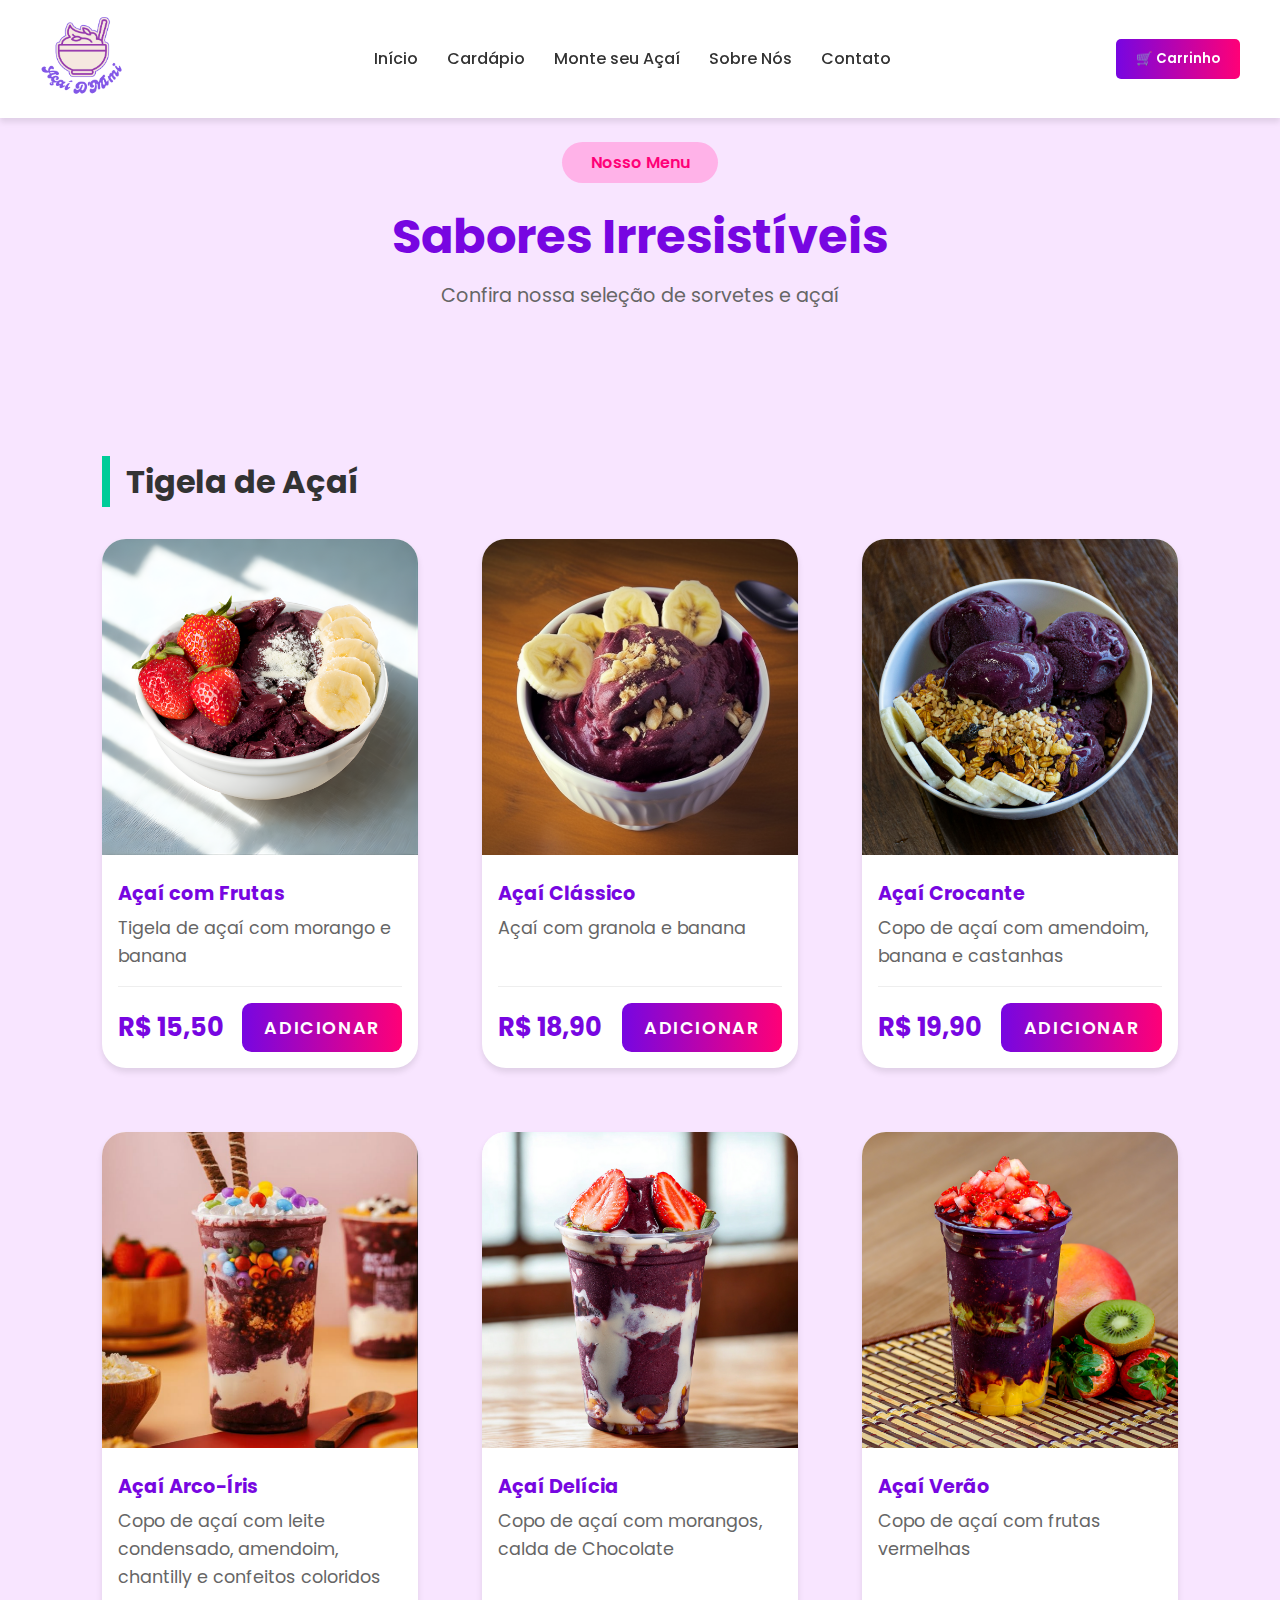
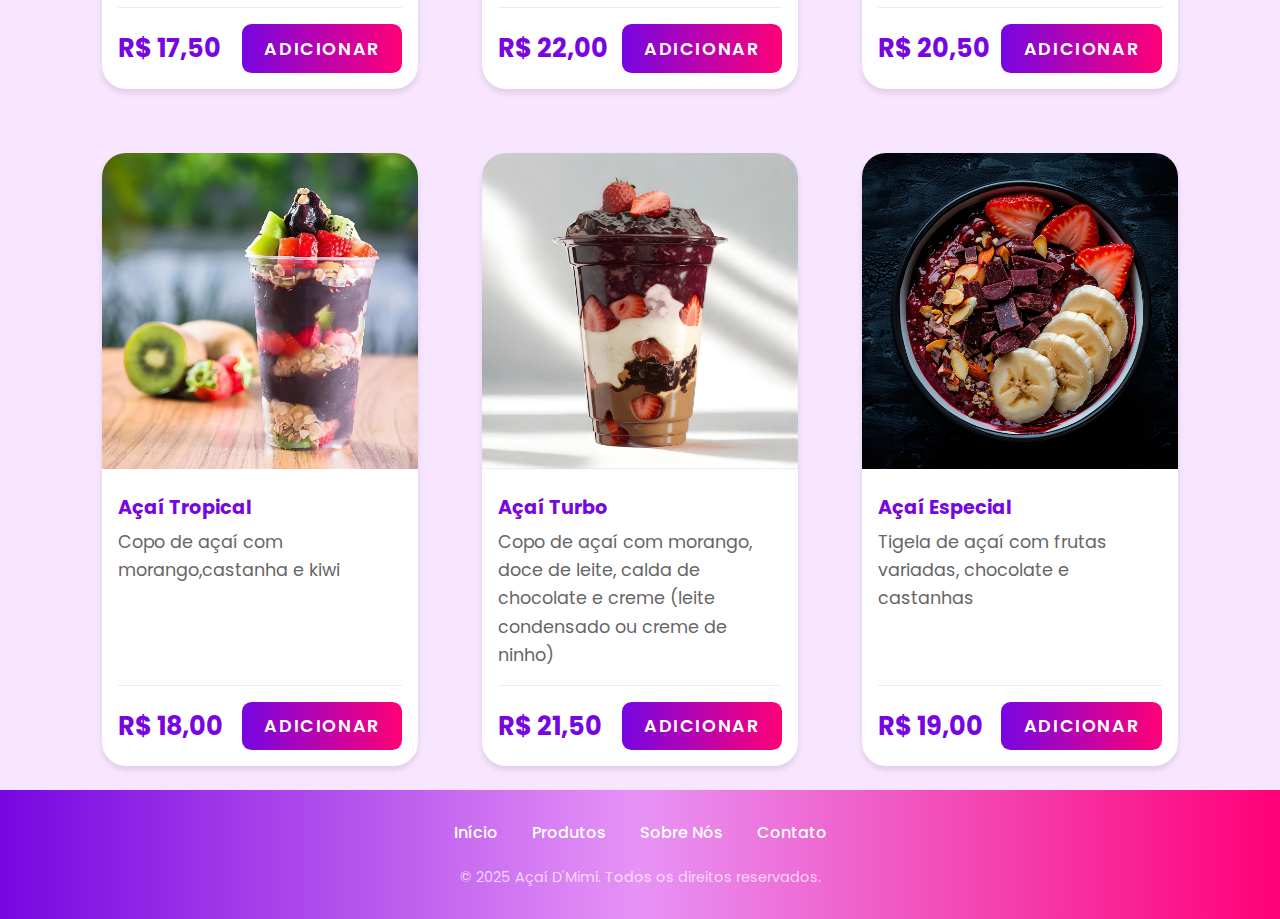
<file: menu.html>
<!DOCTYPE html>
<html lang="pt-br">

<head>
    <meta charset="UTF-8">
    <meta name="viewport" content="width=device-width, initial-scale=1.0">
    <title>Açaí D'Mimi | Cardápio</title>
    <!-- Fontes-->
    <link rel="preconnect" href="https://fonts.googleapis.com">
    <link rel="preconnect" href="https://fonts.gstatic.com" crossorigin>
    <link
        href="https://fonts.googleapis.com/css2?family=Poppins:ital,wght@0,400;0,500;0,600;0,700;0,800;0,900;1,400;1,500;1,600;1,700;1,800;1,900&display=swap"
        rel="stylesheet">
    <link rel="stylesheet" href="style.css">
</head>

<body>
    <header class="header"> <!-- cabeçalho -->
        <div class="header-container">
            <a href="index.html" class="logo">
                <img src="img/Logo.png" alt="logo Açaí D'Mimi"> <!-- Alt corrigido para consistência -->
            </a>

            <nav class="navbar">
              <!-- barra de navegação -->
                <a href="index.html#home" class="navbar-link">Início</a>
                <a href="#" class="navbar-link">Cardápio</a> <!-- Link da página atual -->
                <a href="index.html#monte-acai" class="navbar-link">Monte seu Açaí</a> 
                <a href="index.html#about" class="navbar-link">Sobre Nós</a>
                <a href="index.html#contact" class="navbar-link">Contato</a>
            </nav>

            <button class="btn-carrinho">
                🛒 Carrinho
            </button>
        </div>
    </header>


    <main> <!-- Seção cardapio-->
        <section class="menu" id="menu">
            <div class="menu-header">
                <span class="tag-menu">Nosso Menu</span>
                <h1>Sabores Irresistíveis</h1>
                <p>Confira nossa seleção de sorvetes e açaí</p>
            </div>

            <article class="lista-menu">
                <div class="titulo-menu">
                    <h2>Tigela de Açaí</h2>
                </div>

                <div class="produtos-grid">
                    <div class="box">
                        <img src="img/menu-1.png" alt="Tigela de açaí com morango e banana">

                        <div class="content-box">
                            <h3>Açaí com Frutas</h3>
                            <p class="nome-produto">Tigela de açaí com morango e banana</p>
                            <div class="rodape-produto">
                                <span class="preço">R$ 15,50</span>
                                <button class="btn-add btn-prin">Adicionar</button>
                            </div>
                        </div>
                    </div>

                    <div class="box">
                        <img src="img/menu-2.png" alt="Copo de Açaí com Morango e Banana">

                        <div class="content-box">
                            <h3> Açaí Clássico</h3>
                            <p class="nome-produto">Açaí com granola e banana</p>
                            <div class="rodape-produto">
                                <span class="preço">R$ 18,90</span>
                                <button class="btn-add btn-prin">Adicionar</button>
                            </div>
                        </div>
                    </div>

                    <div class="box">
                        <img src="img/menu-3.png" alt="Copo de Açaí com Leite Ninho">

                        <div class="content-box">

                            <h3> Açaí Crocante</h3>
                            <p class="nome-produto">Copo de açaí com amendoim, banana e castanhas</p>
                            <div class="rodape-produto">
                                <span class="preço">R$ 19,90</span>
                                <button class="btn-add btn-prin">Adicionar</button>
                            </div>
                        </div>
                    </div>


                    <div class="box">
                        <img src="img/menu-4.png" alt="Copo de Açaí com Manga e Kiwi">

                        <div class="content-box">

                            <h3> Açaí Arco-Íris</h3>
                            <p class="nome-produto">Copo de açaí com leite condensado, amendoim, chantilly e confeitos coloridos</p>
                            <div class="rodape-produto">
                                <span class="preço">R$ 17,50</span>
                                <button class="btn-add btn-prin">Adicionar</button>
                            </div>
                        </div>
                    </div>

                    <div class="box">
                        <img src="img/menu-5.png" alt="Copo de Açaí com Whey Protein">

                        <div class="content-box">

                            <h3> Açaí  Delícia</h3>
                            <p class="nome-produto">Copo de açaí com morangos, calda de Chocolate
                            </p>
                            <div class="rodape-produto">
                                <span class="preço">R$ 22,00</span>
                                <button class="btn-add btn-prin">Adicionar</button>
                            </div>
                        </div>
                    </div>

                    <div class="box">
                        <img src="img/menu-6.png" alt="Copo de Açaí com Chocolate">

                        <div class="content-box">

                            <h3> Açaí Verão</h3>
                            <p class="nome-produto">Copo de açaí com frutas vermelhas</p>
                            <div class="rodape-produto">
                                <span class="preço">R$ 20,50</span>
                                <button class="btn-add btn-prin">Adicionar</button>
                            </div>
                        </div>
                    </div>

                    <div class="box">
                        <img src="img/menu-7.png" alt="Copo de Açaí com Frutas Vermelhas">

                        <div class="content-box">

                            <h3> Açaí Tropical</h3>
                            <p class="nome-produto">Copo de açaí com morango,castanha e kiwi</p>
                            <div class="rodape-produto">
                                <span class="preço">R$ 18,00</span>
                                <button class="btn-add btn-prin">Adicionar</button>
                            </div>
                        </div>
                    </div>


                    <div class="box">
                        <img src="img/menu-8.png" alt="Copo de Açaí Crocante">

                        <div class="content-box">

                            <h3> Açaí Turbo</h3>
                            <p class="nome-produto">Copo de açaí com morango, doce de leite, calda de chocolate e creme (leite condensado ou creme de ninho)</p>
                            <div class="rodape-produto">
                                <span class="preço">R$ 21,50</span>
                                <button class="btn-add btn-prin">Adicionar</button>
                            </div>
                        </div>
                    </div>


                    <div class="box">
                        <img src="img/menu-9.png" alt="Copo de Açaí com Frutas Variadas">

                        <div class="content-box">

                            <h3> Açaí Especial</h3>
                            <p class="nome-produto">Tigela de açaí com frutas variadas, chocolate e castanhas</p>
                            <div class="rodape-produto">
                                <span class="preço">R$ 19,00</span>
                                <button class="btn-add btn-prin">Adicionar</button>
                            </div>
                        </div>
                    </div>
                </div>

            </article>

        </section>

    </main>

    <footer class="footer"> <!-- footer-->
        <div class="footer-container">
            <nav class="footer-navbar">
                <a href="index.html#home">Início</a>
                <a href="menu.html">Produtos</a>
                <a href="index.html#about">Sobre Nós</a>
                <a href="index.html#contact">Contato</a>
            </nav>
            <p class="marca">© 2025 Açaí D'Mimi. Todos os direitos reservados.</p>
        </div>
    </footer>

</body>


</html>
</file>
<file: style.css>
/* VARIÁVEIS DE COR E ESTILOS GLOBAIS */
:root {
    /* Cores Principais e de Ação */
    --primary-color: #7706e1;
    /* Define o roxo principal para títulos e botões primários */
    --secondary-color: #00cc99;
    /* Define o verde/ciano para acentuar detalhes e bordas */
    --accent-color: #ff0077;
    /* Define o rosa neon para destaques, preços e estrelas */
    --dark-purple: #5f04b2;
    /* Define um roxo mais escuro para texto de títulos */

    /* Cores de Fundo e Texto */
    --text-color: #333333;
    /* Define a cor principal para a maioria dos textos */
    --text-color-light: #666666;
    /* Define a cor de texto secundária ou cinza, para legendas */
    --background-main: #fcebff;
    /* Define o fundo principal da página (lilás claro) */
    --background-light: #fffceb;
    /* Define o fundo secundário, usado em seções como "Sobre Nós" */
    --background-white: #FFFFFF;
    /* Define o fundo branco, usado em caixas e cabeçalho */
    --background-form: #f5cbff;
    /* Define a cor de fundo para opções de formulário selecionadas */
    --background-form-accent: #e793f6;
    /* Define a cor de borda para destaque de formulário */
    --background-tag-light: #ffdee9;
    /* Define um rosa claro para etiquetas ou banners */
    --background-purple-light: #f8e5ff;
    /* Define um roxo claro, usado como fundo para a seção de avaliações */
    --error-color: #ff44ab;
    /* Define a cor usada para criar o gradiente na imagem principal (Hero) */

    /* Sombras e Bordas */
    --shadow-base: 0 4px 6px rgba(0, 0, 0, 0.1);
    /* Define a sombra padrão para elementos como caixas e cabeçalho */
    --shadow-hover: 0 8px 15px rgba(122, 0, 255, 0.2);
    /* Define uma sombra maior ao passar o mouse */
    --border-light: #EEEEEE;
    /* Define a cor de borda clara */
}

/* --- RESET E ESTILOS BASE --- */
* {
    /* Reseta margens e preenchimento de todos os elementos */
    margin: 0;
    padding: 0;
    /* Inclui preenchimento e borda na largura/altura total do elemento */
    box-sizing: border-box;
    /* Define a fonte padrão para o projeto */
    font-family: 'Poppins', sans-serif;
    /* Ativa a rolagem suave ao navegar por links âncora */
    scroll-behavior: smooth;
}

body {
    /* Aplica a cor de fundo principal e a cor padrão do texto */
    background-color: var(--background-main);
    color: var(--text-color);
    /* Define o espaçamento entre linhas do texto */
    line-height: 1.6;
}

a {
    /* Remove o sublinhado padrão de todos os links */
    text-decoration: none;
    /* Aplica a cor padrão dos links */
    color: var(--text-color);
}

img {
    /* Garante que imagens não ultrapassem a largura do seu contêiner */
    max-width: 100%;
    /* Mantém a proporção da imagem */
    height: auto;
}

section {
    /* Aplica o preenchimento padrão para todas as seções (topo/fundo e laterais) */
    padding: 80px 5%;
}

/* --- HEADER E NAVEGAÇÃO --- */
.header {
    /* Define cor de fundo, sombra e mantém o cabeçalho fixo no topo da tela */
    background-color: var(--background-white);
    box-shadow: var(--shadow-base);
    position: sticky;
    top: 0;
    /* Garante que o cabeçalho fique sobre outros elementos */
    z-index: 1000;
}

.header-container {
    /* Usa Flexbox para alinhar logo e navegação, centralizando o conteúdo */
    display: flex;
    justify-content: space-between;
    align-items: center;
    max-width: 1200px;
    margin: 0 auto;
    padding: 15px 0;
}

.logo img {
    /* Define a altura do logo */
    height: 80px;
}

.navbar a {
    /* Define espaçamento, peso e cor dos links de navegação */
    margin-left: 25px;
    font-weight: 500;
    font-size: 1rem;
    color: var(--text-color);
    /* Aplica transição suave para a cor no hover */
    transition: color 0.3s ease;
}

.navbar a:hover {
    /* Altera a cor do link ao passar o mouse */
    color: var(--primary-color);
}

.navbar-link {
    /* Define a cor, tamanho e peso da fonte dos links de navegação */
    color: var(--text-color);
    font-size: 1.7rem;
    font-weight: 500;
    padding: 0.5rem 0;
    /* Define posição para o pseudo-elemento da linha de destaque */
    position: relative;
}

.navbar-link::after {
    /* Cria uma linha (pseudo-elemento) abaixo do link */
    content: '';
    position: absolute;
    bottom: 0;
    left: 0;
    width: 0;
    /* Inicia com largura zero */
    height: 0.2rem;
    background-color: var(--secondary-color);
    /* Aplica transição para a linha aparecer suavemente */
    transition: width 0.3s;
}

.navbar-link:hover::after {
    /* Expande a linha para 100% da largura ao passar o mouse */
    width: 100%;
}

/* --- BOTÕES GLOBAIS --- */
/* Botão Carrinho (Formato gradiente) */
.btn-carrinho {
    /* Aplica fundo com gradiente de roxo para rosa */
    background-image: linear-gradient(to right, var(--primary-color), var(--accent-color));
    color: var(--background-white);
    border: none;
    padding: 10px 20px;
    border-radius: 5px;
    cursor: pointer;
    font-weight: 600;
    transition: background-color 0.3s ease;
}

/* Efeito visual ao passar o mouse no botão carrinho */
.btn-carrinho:hover {
    background-color: #6f1ad8;
    box-shadow: var(--shadow-base);
}

/* Botões de Ação Principal/Secundário */
.btn-prin,
.btn-secun {
    /* Garante que se comportem como blocos de texto alinhados */
    display: inline-block;
    padding: 12px 30px;
    border-radius: 5px;
    font-weight: 600;
    text-align: center;
    /* Aplica efeitos de transição para o hover */
    transition: background-color 0.3s ease, transform 0.3s ease;
}

.btn-prin {
    /* Aplica fundo com gradiente de roxo para rosa e texto branco */
    background-image: linear-gradient(to right, var(--primary-color), var(--accent-color));
    color: var(--background-white);
}

.btn-prin:hover {
    /* Aplica efeito de leve elevação e mudança de cor ao passar o mouse */
    background-color: #6f1ad8;
    transform: translateY(-2px);
}

.btn-secun {
    /* Define fundo transparente, borda e texto roxos */
    background-color: transparent;
    color: var(--primary-color);
    border: 2px solid var(--primary-color);
    margin-left: 15px;
}

.btn-secun:hover {
    /* Inverte as cores (roxo sólido com texto branco) e eleva levemente */
    background-color: var(--primary-color);
    color: var(--background-white);
    transform: translateY(-2px);
}

/* Botão de Finalizar Pedido */
.btn-finalizar {
    /* Define botão sólido roxo para a etapa final do pedido */
    background-color: var(--primary-color);
    color: var(--background-white);
    border: none;
    padding: 15px 30px;
    border-radius: 5px;
    cursor: pointer;
    font-weight: 600;
    font-size: 1.1rem;
    transition: background-color 0.3s ease;
}

.btn-finalizar:hover {
    /* Escurece o roxo ao passar o mouse */
    background-color: #6600E6;
}

/* --- SEÇÃO HOME --- */
.home {
    /* Usa Flexbox para alinhar conteúdo de texto e imagem lado a lado, e centraliza */
    display: flex;
    align-items: center;
    justify-content: space-between;
    /* Garante altura mínima para ocupar a tela visível (viewport) */
    min-height: calc(100vh - 80px);
    max-width: 1200px;
    margin: 0 auto;
    padding: 50px 0;
}

.home-content {
    /* Define a largura máxima para o lado do texto */
    max-width: 50%;
}

.home-content .tag {
    /* Estilo para a etiqueta de destaque no topo do conteúdo */
    background-color: #ffb2e8;
    color: var(--accent-color);
    padding: 5px 15px;
    border-radius: 50px;
    font-weight: 500;
    display: inline-block;
    margin-bottom: 20px;
}

.home-content h1 {
    /* Estilo do título principal da página */
    font-size: 3.5rem;
    font-weight: 800;
    line-height: 1.1;
    color: var(--primary-color);
    margin-bottom: 15px;
}

.home-content .descricao {
    /* Estilo para o parágrafo de descrição */
    font-size: 1.1rem;
    margin-bottom: 30px;
}

.home-btns {
    /* Usa Flexbox para alinhar os botões de ação */
    display: flex;
    gap: 15px;
    margin-bottom: 40px;
}

.status {
    /* Usa Flexbox para alinhar os itens de status (ex: +100 Clientes) */
    display: flex;
    gap: 40px;
}

.status-item .numero {
    /* Estilo para os números de destaque do status */
    font-size: 2.5rem;
    font-weight: 700;
    color: var(--primary-color);
}

.status-item .legenda {
    /* Estilo para o texto explicativo do status */
    font-size: 1rem;
    font-weight: 500;
    color: var(--text-color);
}

.home-img {
    /* Contêiner da imagem principal */
    max-width: 45%;
    display: flex;
    justify-content: center;
    align-items: center;
}

.hero-img {
    /* Define o fundo com gradiente roxo/rosa para criar um "quadro" chamativo */
    position: relative;
    width: 100%;
    max-width: 550px;
    background: linear-gradient(135deg, var(--primary-color) 0%, var(--error-color) 100%);
    border-radius: 2rem;
    padding: 15px;
    box-shadow: 0 10px 20px rgba(122, 0, 255, 0.2);
}

.hero-img img {
    /* Estilo para a imagem dentro do gradiente */
    display: block;
    width: 100%;
    border-radius: 2rem;
    /* Garante que a imagem cubra o espaço sem distorção */
    object-fit: cover;
}

/* --- SEÇÃO SOBRE NÓS (ABOUT) --- */
.about {
    /* Usa Flexbox para alinhar texto e imagem lado a lado, e centraliza */
    display: flex;
    justify-content: space-between;
    align-items: center;
    max-width: 1200px;
    margin: 0 auto;
    /* Aplica cor de fundo e bordas arredondadas para a seção */
    background-color: var(--background-light);
    border-radius: 10px;
    gap: 40px;
    margin-top: 6rem;
}

.about-content {
    /* Define a largura máxima para o lado do texto */
    max-width: 50%;
}

.about-content h2 {
    /* Título principal da seção */
    font-size: 2.5rem;
    color: var(--primary-color);
    margin-bottom: 10px;
}

.about-content h3 {
    /* Subtítulo da seção */
    font-size: 1.8rem;
    color: var(--text-color);
    margin-bottom: 20px;
    font-weight: 600;
}

.about-content p {
    /* Estilo do parágrafo */
    margin-bottom: 15px;
    font-size: 1.1rem;
}

.about-img {
    /* Contêiner da imagem */
    max-width: 45%;
}

.about-img img {
    /* Aplica borda arredondada e sombra para a imagem */
    border-radius: 10px;
    box-shadow: var(--shadow-base);
}

/* --- SEÇÃO MONTE SEU AÇAÍ --- */
.monte-acai-section {
    /* Centraliza o conteúdo e define o fundo */
    max-width: 100%;
    margin: 0 auto;
    text-align: center;
    padding-top: 5rem;
    padding-bottom: 5rem;
    background-color: var(--background-light);
}

.monte-acai-title {
    /* Título principal da seção */
    font-size: 3rem;
    color: var(--primary-color);
    margin-bottom: 10px;
    text-align: center;
}

.monte-acai-subtitle {
    /* Subtítulo/descrição */
    font-size: 1.2rem;
    margin-bottom: 40px;
    color: var(--text-color-light);
    text-align: center;
}

.monte-acai-container {
    /* Usa Flexbox para dividir a imagem e o formulário lado a lado */
    display: flex;
    gap: 3rem;
    align-items: flex-start;
    text-align: left;
    max-width: 1100px;
    margin: 0 auto;
    padding: 3rem;
    background-color: var(--background-white);
    border-radius: 10px;
    box-shadow: 0 10px 30px rgba(0, 0, 0, 0.05);
}

.monte-acai-imagem {
    /* Define o contêiner da imagem com posicionamento fixo para a rolagem */
    flex: 1 1 60%;
    position: sticky;
    top: 100px;
    padding: 20px 0;
}

.monte-acai-imagem img {
    /* Aplica borda arredondada e sombra da imagem de pré-visualização do açaí */
    border-radius: 10px;
    box-shadow: 0 15px 30px rgba(0, 0, 0, 0.15);
}

.monte-acai-form {
    /* Contêiner do formulário */
    flex: 0 0 50%;
    background-color: var(--background-light);
    padding: 30px;
    border-radius: 10px;
    box-shadow: none;
}

.form-group {
    /* Agrupa campos relacionados, com espaçamento e separador */
    margin-bottom: 30px;
    padding-bottom: 20px;
    border-bottom: 1px solid #ddd;
}

.form-group:last-of-type {
    /* Remove a borda do último grupo */
    border-bottom: none;
    margin-bottom: 0;
    padding-bottom: 0;
}

.form-group h3 {
    /* Título de cada etapa do formulário, com borda lateral para destaque */
    font-size: 1.5rem;
    color: var(--text-color);
    margin-bottom: 20px;
    border-left: 5px solid var(--secondary-color);
    padding-left: 10px;
}

.opcoes-grid {
    /* Organiza as opções em um layout de grade responsivo */
    display: grid;
    grid-template-columns: repeat(auto-fit, minmax(12rem, 1fr));
    gap: 1rem;
}

.opcao-item {
    /* Estilo base para cada opção */
    display: flex;
    flex-direction: column;
    align-items: center;
    padding: 10px;
    border: 2px solid #cf4aff;
    border-radius: 8px;
    cursor: pointer;
    transition: all 0.3s ease;
    text-align: center;
    background-color: var(--background-main);
    position: relative;
}

.opcao-item:hover {
    /* Aplica efeito de hover, mudando a cor da borda */
    border-color: var(--primary-color);
    box-shadow: 0 0 10px rgba(122, 0, 255, 0.1);
}

.opcao-item input[type="radio"],
.opcao-item input[type="checkbox"] {
    /* Esconde os botões de rádio/checkbox nativos */
    position: absolute;
    opacity: 0;
    width: 0;
    height: 0;
}

/* Estilo para a opção checada */
.opcao-item input:checked+span,
.opcao-item input:checked:not([type="checkbox"])+span+small+span {
    /* Aumenta o peso da fonte e muda a cor ao selecionar */
    font-weight: 700;
    color: var(--primary-color);
}

.opcao-item:has(input:checked) {
    /* Muda o fundo da caixa da opção selecionada e adiciona um anel de destaque */
    background-color: var(--background-form);
    box-shadow: 0 0 0 0.3rem var(--background-form-accent);
}

.opcao-item span {
    /* Estilo padrão do texto da opção */
    font-size: 1rem;
    font-weight: 500;
}

.tamanhos-grid {
    /* Configuração de grade específica para 3 colunas na escolha de tamanho */
    grid-template-columns: repeat(3, 1fr);
}

.tamanhos-grid .opcao-item {
    padding: 12px 8px;
}

.tamanhos-grid .opcao-item span:first-of-type {
    /* Estilo do nome do tamanho */
    font-weight: 600;
    font-size: 1rem;
    margin-bottom: 0.5rem;
}


.tamanhos-grid .opcao-item small {
    /* Estilo do volume/tamanho em ml */
    display: block;
    color: var(--text-color-light);
    margin: 5px 0;
    font-size: 1rem;
}

.tamanhos-grid .opcao-item span:last-child {
    /* Estilo e cor de destaque para o preço do tamanho */
    font-weight: 600;
    color: var(--accent-color);
    font-size: 1.2rem;
}

.adicional-item {
    /* Organiza nome e preço dos adicionais lado a lado */
    flex-direction: row;
    justify-content: space-between;
    padding: 10px 15px;
    min-height: auto;
}

.adicional-item span {
    /* Estilo do nome do adicional */
    font-size: 1rem;
    font-weight: 400;
}

.adicional-preco {
    /* Cor e peso da fonte para o preço do adicional */
    color: var(--accent-color);
    font-weight: 600 !important;
}

.finalizar-pedido-box {
    /* Contêiner de resumo do preço e botão de finalização */
    display: flex;
    justify-content: space-between;
    align-items: center;
    margin-top: 30px;
    padding-top: 20px;
    /* Aplica linha tracejada separadora */
    border-top: 1px dashed #ccc;
}

.preco-total {
    /* Estilo do texto "Preço Total" */
    font-size: 1.2rem;
    font-weight: 500;
}

#valor-total {
    /* Estilo do valor numérico do preço total, em destaque */
    font-size: 1.8rem;
    font-weight: 700;
    color: var(--primary-color);
    display: block;
    line-height: 1.1;
}

/* --- SEÇÃO AVALIAÇÕES (REVIEW) --- */
.review .title {
    font-size: 3rem;
    color: var(--primary-color);
    margin-bottom: 10px;
    text-align: center;
}

.review .subtitle {
    text-align: center;
    font-size: 1.2rem;
    color: var(--text-color-light);
    margin-bottom: 4rem;
}

.review h3 {
    text-align: center;
    font-size: 1.2rem;
    color: var(--text-color-light);
}

.review-container {
    display: flex;
    justify-content: center;
}


.review-box {
    background-color: var(--background-white);
    padding: 2rem;
    border-radius: 1.5rem;
    box-shadow: var(--shadow-base);
    max-width: 30rem;
    text-align: center;
    position: relative;
}

.review .box-quote {
    width: 5rem;
    margin-bottom: 2rem;
}

.review-box p {
    font-style: italic;

}

.client-photo {
    width: 6rem;
    height: 6rem;
    border-radius: 50%;
    object-fit: cover;
    margin: 1.5rem auto;
    border: 0.2rem solid var(--primary-color);
}

.name-client {
    font-size: 0.5rem;
    color: var(--color-primary);
}

.review .stars {
    color: gold;
    font-size: 2.2rem;
}

/* --- SEÇÃO CONTATO (CONTACT) --- */

.contact {
    /* Centraliza a seção e define a largura máxima */
    max-width: 1200px;
    margin: 0 auto;
    text-align: center;
}

.contact h2 {
    /* Título principal da seção */
    font-size: 2.5rem;
    color: var(--primary-color);
    margin-bottom: 10px;
}

.contact-grid {
    /* Usa Flexbox para dividir informações de contato e formulário */
    display: flex;
    gap: 40px;
    margin-top: 40px;
    text-align: left;
}

.contact-info,
.contact-form {
    /* Define que os dois elementos (info e form) ocupem o mesmo espaço */
    flex: 1;
    padding: 20px;
    border-radius: 10px;
}

.contact-info {
    /* Fundo da coluna de informações */
    background-color: var(--background-light);
}

.contact-form {
    /* Fundo e sombra da coluna do formulário */
    background-color: var(--background-white);
    box-shadow: var(--shadow-base);
}

.contact-info h3 {
    /* Títulos de categorias de informação (ex: Endereço, Telefone) */
    font-size: 1.5rem;
    color: var(--accent-color);
    margin-bottom: 5px;
    /* Borda verde/ciano para destaque */
    border-bottom: 2px solid var(--secondary-color);
    display: inline-block;
    padding-bottom: 2px;
    margin-top: 20px;
}

.contact-info h3:first-child {
    /* Remove a margem superior do primeiro título */
    margin-top: 0;
}

.contact-info p {
    /* Estilo do parágrafo de informação */
    margin-bottom: 15px;
    font-size: 1.1rem;
}

.form-text {
    /* Texto de descrição do formulário */
    font-size: 1.1rem;
    margin-bottom: 20px;
    color: var(--text-color-light);
}

.contact-form form input,
.contact-form form textarea {
    /* Estilo base para campos de entrada e área de texto */
    width: 100%;
    padding: 15px;
    margin-bottom: 15px;
    border: 1px solid #ccc;
    border-radius: 5px;
    font-size: 1rem;
}

.contact-form form textarea {
    /* Permite redimensionamento vertical e define altura mínima */
    resize: vertical;
    min-height: 150px;
}

.contact-form .btn-prin {
    /* Faz o botão principal de envio ocupar toda a largura */
    width: 100%;
    border: none;
    cursor: pointer;
}

.social-media {
    /* Contêiner das mídias sociais, com separador superior */
    margin-top: 60px;
    padding-top: 30px;
    border-top: 1px solid #eee;
}

.social-media h3 {
    /* Título das mídias sociais */
    font-size: 1.5rem;
    color: var(--text-color);
    margin-bottom: 10px;
}

.social-media p {
    /* Descrição das mídias sociais */
    margin-bottom: 20px;
}

.social-media a {
    /* Estilo dos links de ícones sociais */
    margin: 0 10px;
    display: inline-block;
    transition: transform 0.3s ease;
}

.social-media a:hover {
    /* Aplica efeito de zoom suave ao passar o mouse nos ícones */
    transform: scale(1.1);
}

/* --- SEÇÃO CARDÁPIO (MENU) --- */

.menu {
    padding: 1.5rem 8%;
    background-color: var(--background-purple-light);
    border-radius: 0;
    box-shadow: none;
    max-width: 100%;
}

.menu .menu-header {
    text-align: center;
    padding: 0 0 4rem;
}

.menu .menu-header h1 {
    font-size: 3rem;
    color: var(--primary-color);
    margin-bottom: 5px;
    text-align: center;
}

.menu .menu-header .tag-menu {
    background-color: #ffb2e8;
    padding: 0.5rem 1.8rem;
    color: var(--accent-color);
    border-radius: 3rem;
    margin-bottom: 1rem;
    display: inline-block;
    font-weight: 600;
}

.menu .menu-header p {
    font-size: 1.2rem;
    color: var(--text-color-light);
}

.lista-menu {
    max-width: 120rem;
}

.titulo-menu h2 {
    font-size: 2rem;
    margin: 5rem 0 2rem;
    color: var(--text-color);
    text-align: left;
    padding-left: 1rem;
    border-left: 0.5rem solid var(--secondary-color);
    display: inline-block
}

.produtos-grid {
    display: grid;
    /* Define 3 colunas de largura igual */
    grid-template-columns: repeat(3, 1fr);
    gap: 4rem;
}

.box {
    background-color: var(--background-white);
    border-radius: 1.5rem;
    box-shadow: var(--shadow-base);
    overflow: hidden;
    transition: transform 0.3s, box-shadow 0.3s;
    display: flex;
    flex-direction: column;
    height: 100%;
}

.box:hover {
    /* Aplica efeito de elevação e sombra ao passar o mouse */
    transform: translateY(-0.8rem);
    box-shadow: var(--shadow-hover);
}

.box img {
    width: 100%;
    height: auto;
    /* Garante que a imagem cubra o espaço */
    object-fit: cover;
    display: block;
    transition: transform 0.5s ease-in-out;
}

.box:hover img {
    /* Aplica leve zoom na imagem ao passar o mouse */
    transform: scale(1.05);
}

.box .content-box {
    padding: 1rem;
    flex-grow: 1;
    display: flex;
    flex-direction: column;
}

.box h3 {
    /* Estilo do título do produto (Acai Clássico, etc.) */
    font-size: 1.2rem;
    margin: 0.5rem 0 0.3rem;
    text-align: left;
    color: var(--primary-color);
}

.box .nome-produto {
    /* Estilo da descrição do produto */
    font-size: 1.1rem;
    margin: 0 0 1rem;
    color: var(--text-color-light);
    text-align: left;
}

.box .rodape-produto {
    display: flex;
    justify-content: space-between;
    align-items: center;
    padding-top: 1rem;
    border-top: 0.1rem solid var(--border-light);
    margin-top: auto
}

.box .preço {
    font-size: 1.6rem;
    font-weight: 700;
    color: var(--primary-color);
}

.btn-add {
    /* Estilo do botão Adicionar */
    padding: 0.7rem 1.4rem;
    border-radius: 0.6rem;
    font-size: 1.1rem;
    text-transform: uppercase;
    letter-spacing: 0.1rem;
    /* Aplica o estilo de botão com gradiente */
    background-image: linear-gradient(to right, var(--primary-color), var(--accent-color));
    color: var(--background-white);
    border: none;
    cursor: pointer;
    font-weight: 600;
    transition: background-color 0.3s ease;
}

/* --- FOOTER --- */

.footer {
    /* Define o fundo com gradiente colorido e texto branco */
    background-image: linear-gradient(to right, var(--primary-color), var(--background-form-accent), var(--accent-color));
    color: var(--background-white);
    padding: 30px 5%;
}

.footer-container {
    /* Contêiner centralizado e com itens alinhados ao centro */
    max-width: 1200px;
    margin: 0 auto;
    display: flex;
    flex-direction: column;
    align-items: center;
    text-align: center;
}

.footer-navbar a {
    /* Estilo dos links de navegação no rodapé */
    color: var(--background-white);
    margin: 0 15px;
    font-weight: 500;
    transition: color 0.3s ease;
}

.footer-navbar a:hover {
    /* Cor de destaque ao passar o mouse */
    color: var(--secondary-color);
}

.marca {
    /* Estilo do texto de direitos autorais/marca */
    margin-top: 20px;
    font-size: 0.9rem;
    color: rgba(255, 255, 255, 0.7);
}

/* --- RESPONSIVIDADE (MEDIA QUERIES) --- */

/* --- TABLET E LAPTOPS MENORES (MAX-WIDTH: 992px) --- */
@media (max-width: 992px) {

    /* AJUSTES GERAIS */

    /* Ajusta o padding geral para telas menores */
    section {
        padding: 60px 4%;
    }

    /* Reduz o tamanho da fonte do título principal */
    .home-content h1 {
        font-size: 3rem;
    }

    /* Reduz o espaçamento dos links de navegação */
    .navbar a {
        margin-left: 18px;
    }

    /* SEÇÃO HOME */
    .home {
        /* Altera para layout de coluna única para empilhar conteúdo e imagem */
        flex-direction: column;
        text-align: center;
        min-height: auto;
        padding-top: 30px;
    }

    .home-content,
    .home-img {
        /* Faz o texto e a imagem ocuparem a largura total */
        max-width: 100%;
        margin-bottom: 40px;
    }

    .home-btns {
        /* Centraliza os botões */
        justify-content: center;
    }

    /* SEÇÃO SOBRE NÓS (ABOUT) */
    .about {
        /* Altera para layout de coluna única */
        flex-direction: column;
        text-align: center;
    }

    .about-content,
    .about-img {
        /* Ocupam a largura total e centralizam o conteúdo */
        max-width: 100%;
    }

    .about-content h2,
    .about-content h3 {
        /* Alinha o texto ao centro */
        text-align: center;
    }

    /* SEÇÃO CARDÁPIO (MENU) */
    .produtos-grid {
        /* Reduz para 2 colunas em telas de tablet */
        grid-template-columns: repeat(2, 1fr);
        gap: 2.5rem;
    }

    /* SEÇÃO MONTE SEU AÇAÍ */
    .monte-acai-container {
        /* Altera para layout de coluna única para formulário e imagem */
        flex-direction: column;
        padding: 1.5rem;
    }

    .monte-acai-imagem {
        /* Remove o posicionamento fixo da imagem em telas menores */
        position: static;
        padding: 0;
    }

    .monte-acai-form {
        /* Ocupa a largura total */
        flex: 1 1 100%;
        padding: 20px;
    }

    /* SEÇÃO CONTATO (CONTACT) */
    .contact-grid {
        /* Altera para layout de coluna única para o formulário e informações */
        flex-direction: column;
        gap: 20px;
    }
}

/* --- CELULARES (MAX-WIDTH: 600px) --- */
@media (max-width: 600px) {

    /* AJUSTES GERAIS E FONTES */

    /* Reduz o padding lateral */
    section {
        padding: 40px 15px;
    }

    /* Ajusta os títulos principais para telas de celular */
    .home-content h1,
    .monte-acai-title,
    .review .title {
        font-size: 2.2rem;
    }

    /* Esconde a barra de navegação principal */
    .navbar {
        display: none;
    }

    /* SEÇÃO HOME */
    .status {
        /* Empilha os itens de status em telas pequenas */
        flex-direction: column;
        gap: 15px;
    }

    /* SEÇÃO CARDÁPIO (MENU) */
    .produtos-grid {
        /* Força para 1 coluna em telas de celular */
        grid-template-columns: 1fr;
        gap: 2rem;
    }

    .box h3 {
        font-size: 1.1rem;
    }

    .box .nome-produto {
        font-size: 1rem;
    }

    .box .preço {
        font-size: 1.4rem;
    }

    .btn-add {
        /* Reduz o botão de adicionar para caber melhor */
        padding: 0.5rem 1rem;
        font-size: 1rem;
    }

    /* SEÇÃO MONTE SEU AÇAÍ */
    .opcoes-grid {
        /* Ajusta as colunas da grade para telas menores */
        grid-template-columns: repeat(auto-fit, minmax(10rem, 1fr));
    }

    .tamanhos-grid {
        /* Mantém 3 colunas para tamanhos, mas reduz o espaçamento */
        grid-template-columns: repeat(3, 1fr);
        gap: 0.5rem;
    }

    /* SEÇÃO CONTATO (CONTACT) */
    .contact-info {
        /* Remove a sombra para contraste em dispositivos móveis */
        box-shadow: none;
    }

    /* FOOTER */
    .footer-navbar {
        /* Empilha os links do rodapé em telas estreitas */
        display: flex;
        flex-direction: column;
        gap: 10px;
    }
}
</file>
